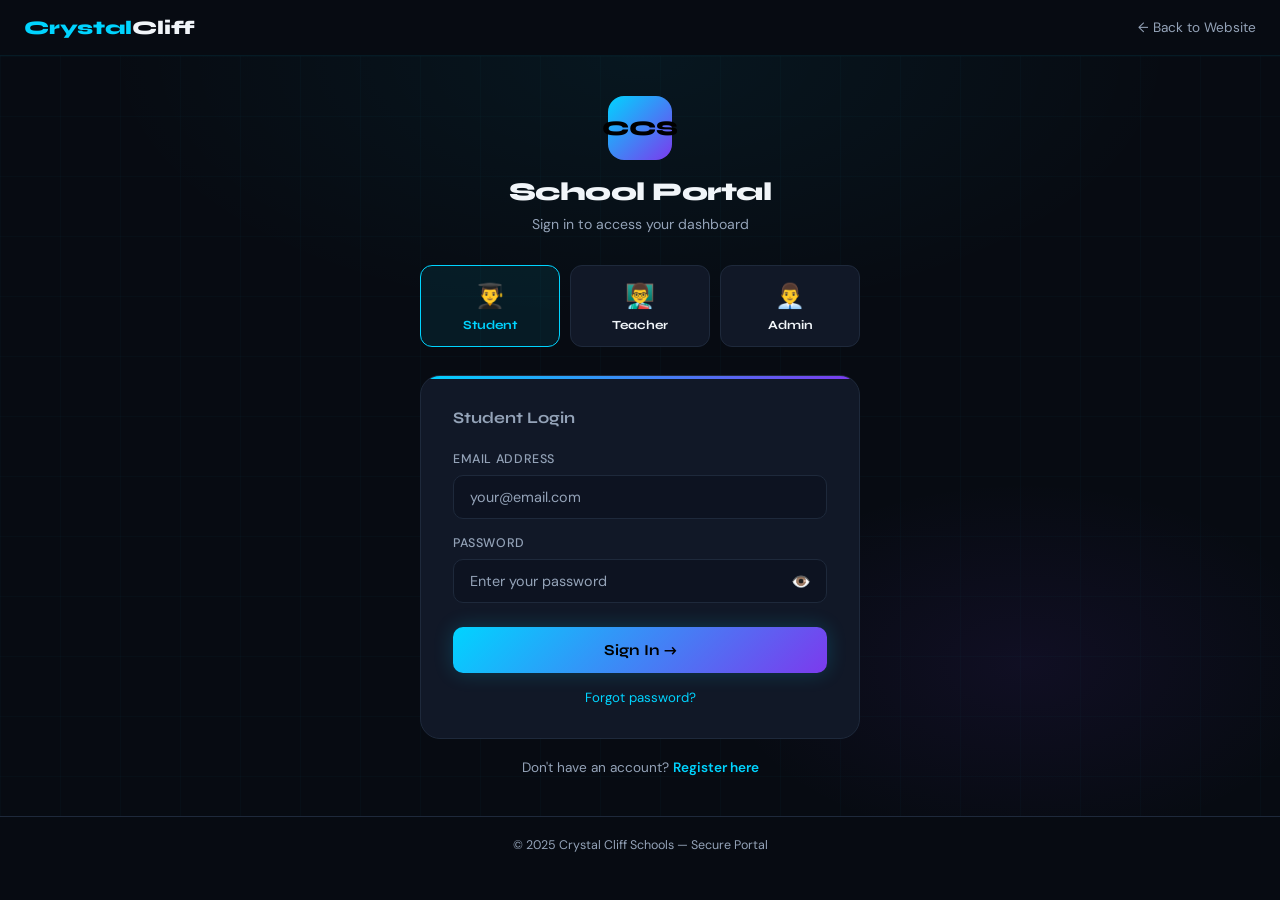
<file: Portal.html>
<!DOCTYPE html>
<html lang="en">
<head>
  <meta charset="UTF-8">
  <meta name="viewport" content="width=device-width, initial-scale=1.0">
  <title>Crystal Cliff Schools | Portal</title>
  <link href="https://fonts.googleapis.com/css2?family=Syne:wght@400;600;700;800&family=DM+Sans:wght@300;400;500&display=swap" rel="stylesheet">
  <style>
    :root {
      --bg: #070b12;
      --surface: #0d1321;
      --card: #111827;
      --accent: #00d4ff;
      --accent2: #7c3aed;
      --accent3: #10b981;
      --text: #f1f5f9;
      --muted: #94a3b8;
      --border: #1e293b;
    }

    * { margin: 0; padding: 0; box-sizing: border-box; }
    html { scroll-behavior: smooth; }
    body {
      font-family: 'DM Sans', sans-serif;
      background: var(--bg);
      color: var(--text);
      min-height: 100vh;
      display: flex;
      flex-direction: column;
    }

    /* NAV */
    nav {
      padding: 16px 24px;
      display: flex;
      justify-content: space-between;
      align-items: center;
      background: rgba(8,12,20,0.95);
      border-bottom: 1px solid rgba(0,212,255,0.08);
      backdrop-filter: blur(20px);
    }
    .nav-logo {
      font-family: 'Syne', sans-serif;
      font-weight: 800;
      font-size: 1.2rem;
      color: var(--accent);
      text-decoration: none;
    }
    .nav-logo span { color: var(--text); }
    .nav-back {
      color: var(--muted);
      text-decoration: none;
      font-size: 0.85rem;
      display: flex;
      align-items: center;
      gap: 6px;
      transition: color 0.2s;
    }
    .nav-back:hover { color: var(--accent); }

    /* MAIN */
    .portal-main {
      flex: 1;
      display: flex;
      align-items: center;
      justify-content: center;
      padding: 40px 20px;
      position: relative;
      overflow: hidden;
    }

    .portal-bg {
      position: absolute;
      inset: 0;
      background:
        radial-gradient(ellipse 60% 50% at 50% 0%, rgba(0,212,255,0.06) 0%, transparent 70%),
        radial-gradient(ellipse 40% 40% at 80% 80%, rgba(124,58,237,0.08) 0%, transparent 60%);
    }

    .portal-bg::after {
      content: '';
      position: absolute;
      inset: 0;
      background-image:
        linear-gradient(rgba(0,212,255,0.02) 1px, transparent 1px),
        linear-gradient(90deg, rgba(0,212,255,0.02) 1px, transparent 1px);
      background-size: 60px 60px;
    }

    .portal-container {
      position: relative;
      z-index: 2;
      width: 100%;
      max-width: 440px;
    }

    /* HEADER */
    .portal-header {
      text-align: center;
      margin-bottom: 32px;
    }

    .portal-logo {
      width: 64px;
      height: 64px;
      border-radius: 16px;
      background: linear-gradient(135deg, var(--accent), var(--accent2));
      display: flex;
      align-items: center;
      justify-content: center;
      font-family: 'Syne', sans-serif;
      font-weight: 800;
      font-size: 1.3rem;
      color: #000;
      margin: 0 auto 16px;
    }

    .portal-title {
      font-family: 'Syne', sans-serif;
      font-size: 1.6rem;
      font-weight: 800;
      margin-bottom: 8px;
      letter-spacing: -0.02em;
    }

    .portal-subtitle {
      color: var(--muted);
      font-size: 0.88rem;
    }

    /* ROLE SELECTOR */
    .role-selector {
      display: grid;
      grid-template-columns: repeat(3, 1fr);
      gap: 10px;
      margin-bottom: 28px;
    }

    .role-btn {
      background: var(--card);
      border: 1px solid var(--border);
      border-radius: 12px;
      padding: 14px 8px;
      text-align: center;
      cursor: pointer;
      transition: all 0.2s;
    }

    .role-btn:hover {
      border-color: rgba(0,212,255,0.3);
    }

    .role-btn.active {
      border-color: var(--accent);
      background: rgba(0,212,255,0.08);
    }

    .role-icon { font-size: 1.5rem; margin-bottom: 6px; }
    .role-name {
      font-family: 'Syne', sans-serif;
      font-weight: 700;
      font-size: 0.78rem;
      color: var(--text);
    }

    .role-btn.active .role-name { color: var(--accent); }

    /* LOGIN CARD */
    .login-card {
      background: var(--card);
      border: 1px solid var(--border);
      border-radius: 20px;
      padding: 32px;
      position: relative;
      overflow: hidden;
    }

    .login-card::before {
      content: '';
      position: absolute;
      top: 0;
      left: 0;
      right: 0;
      height: 3px;
      background: linear-gradient(90deg, var(--accent), var(--accent2));
    }

    .login-card-title {
      font-family: 'Syne', sans-serif;
      font-weight: 700;
      font-size: 1rem;
      margin-bottom: 24px;
      color: var(--muted);
    }

    .form-group {
      display: flex;
      flex-direction: column;
      gap: 8px;
      margin-bottom: 16px;
    }

    .form-label {
      font-size: 0.78rem;
      color: var(--muted);
      text-transform: uppercase;
      letter-spacing: 0.05em;
      font-weight: 500;
    }

    .form-input {
      background: var(--surface);
      border: 1px solid var(--border);
      border-radius: 10px;
      padding: 12px 16px;
      color: var(--text);
      font-family: 'DM Sans', sans-serif;
      font-size: 0.9rem;
      outline: none;
      transition: border-color 0.2s;
      width: 100%;
    }

    .form-input:focus { border-color: rgba(0,212,255,0.4); }

    .form-input::placeholder { color: var(--muted); }

    .password-wrapper {
      position: relative;
    }

    .password-toggle {
      position: absolute;
      right: 12px;
      top: 50%;
      transform: translateY(-50%);
      background: none;
      border: none;
      color: var(--muted);
      cursor: pointer;
      font-size: 1rem;
      padding: 4px;
    }

    .login-btn {
      width: 100%;
      background: linear-gradient(135deg, var(--accent), var(--accent2));
      color: #000;
      padding: 14px;
      border: none;
      border-radius: 10px;
      font-weight: 700;
      font-size: 0.95rem;
      cursor: pointer;
      font-family: 'Syne', sans-serif;
      margin-top: 8px;
      transition: transform 0.2s, box-shadow 0.2s;
      box-shadow: 0 0 20px rgba(0,212,255,0.2);
    }

    .login-btn:hover {
      transform: translateY(-2px);
      box-shadow: 0 0 30px rgba(0,212,255,0.35);
    }

    .login-btn:disabled {
      opacity: 0.6;
      cursor: not-allowed;
      transform: none;
    }

    .forgot-link {
      display: block;
      text-align: center;
      margin-top: 16px;
      color: var(--accent);
      font-size: 0.83rem;
      text-decoration: none;
      cursor: pointer;
    }

    .forgot-link:hover { text-decoration: underline; }

    /* MESSAGES */
    .error-msg {
      background: rgba(239,68,68,0.1);
      border: 1px solid rgba(239,68,68,0.2);
      border-radius: 10px;
      padding: 12px 16px;
      color: #ef4444;
      font-size: 0.85rem;
      margin-bottom: 16px;
      display: none;
    }

    .success-msg {
      background: rgba(16,185,129,0.1);
      border: 1px solid rgba(16,185,129,0.2);
      border-radius: 10px;
      padding: 12px 16px;
      color: var(--accent3);
      font-size: 0.85rem;
      margin-bottom: 16px;
      display: none;
    }

    /* REGISTER TOGGLE */
    .toggle-form {
      text-align: center;
      margin-top: 20px;
      font-size: 0.85rem;
      color: var(--muted);
    }

    .toggle-form a {
      color: var(--accent);
      cursor: pointer;
      text-decoration: none;
      font-weight: 600;
    }

    .toggle-form a:hover { text-decoration: underline; }

    /* REGISTER FIELDS */
    .register-fields { display: none; }
    .register-fields.show { display: block; }

    /* LOADING */
    .loading {
      display: inline-block;
      width: 16px;
      height: 16px;
      border: 2px solid rgba(0,0,0,0.3);
      border-top-color: #000;
      border-radius: 50%;
      animation: spin 0.8s linear infinite;
      margin-right: 8px;
      vertical-align: middle;
    }

    @keyframes spin {
      to { transform: rotate(360deg); }
    }

    /* FOOTER */
    .portal-footer {
      text-align: center;
      padding: 20px;
      color: var(--muted);
      font-size: 0.78rem;
      border-top: 1px solid var(--border);
    }

    /* DASHBOARD PAGES */
    .dashboard { display: none; }
    .dashboard.active {
      display: block;
      min-height: 100vh;
      background: var(--bg);
    }

    .dashboard-nav {
      padding: 16px 24px;
      display: flex;
      justify-content: space-between;
      align-items: center;
      background: rgba(8,12,20,0.95);
      border-bottom: 1px solid rgba(0,212,255,0.08);
      backdrop-filter: blur(20px);
      position: sticky;
      top: 0;
      z-index: 99;
    }

    .dashboard-nav-logo {
      font-family: 'Syne', sans-serif;
      font-weight: 800;
      font-size: 1rem;
      color: var(--accent);
    }

    .dashboard-user {
      display: flex;
      align-items: center;
      gap: 12px;
    }

    .user-avatar {
      width: 36px;
      height: 36px;
      border-radius: 50%;
      background: linear-gradient(135deg, var(--accent), var(--accent2));
      display: flex;
      align-items: center;
      justify-content: center;
      font-family: 'Syne', sans-serif;
      font-weight: 800;
      font-size: 0.85rem;
      color: #000;
    }

    .user-name {
      font-size: 0.85rem;
      font-weight: 600;
    }

    .logout-btn {
      background: rgba(239,68,68,0.1);
      border: 1px solid rgba(239,68,68,0.2);
      color: #ef4444;
      padding: 6px 14px;
      border-radius: 8px;
      cursor: pointer;
      font-size: 0.78rem;
      font-weight: 600;
      transition: background 0.2s;
    }

    .logout-btn:hover { background: rgba(239,68,68,0.2); }

    .dashboard-content {
      padding: 32px 24px;
      max-width: 1000px;
      margin: 0 auto;
    }

    .dashboard-welcome {
      margin-bottom: 32px;
    }

    .dashboard-welcome h1 {
      font-family: 'Syne', sans-serif;
      font-size: 1.6rem;
      font-weight: 800;
      margin-bottom: 4px;
    }

    .dashboard-welcome p {
      color: var(--muted);
      font-size: 0.9rem;
    }

    .dashboard-cards {
      display: grid;
      grid-template-columns: repeat(auto-fit, minmax(200px, 1fr));
      gap: 16px;
      margin-bottom: 32px;
    }

    .dash-card {
      background: var(--card);
      border: 1px solid var(--border);
      border-radius: 16px;
      padding: 24px;
      text-align: center;
      transition: transform 0.2s, border-color 0.2s;
      cursor: pointer;
    }

    .dash-card:hover {
      transform: translateY(-4px);
      border-color: rgba(0,212,255,0.2);
    }

    .dash-card-icon { font-size: 2rem; margin-bottom: 12px; }
    .dash-card-title {
      font-family: 'Syne', sans-serif;
      font-weight: 700;
      font-size: 0.9rem;
      margin-bottom: 4px;
    }
    .dash-card-desc { color: var(--muted); font-size: 0.78rem; }

    .coming-soon {
      background: var(--card);
      border: 1px solid var(--border);
      border-radius: 16px;
      padding: 40px;
      text-align: center;
      color: var(--muted);
    }

    .coming-soon h3 {
      font-family: 'Syne', sans-serif;
      font-size: 1.1rem;
      font-weight: 700;
      margin: 12px 0 8px;
      color: var(--text);
    }

    @media (max-width: 480px) {
      .login-card { padding: 24px 20px; }
      .role-selector { gap: 8px; }
      .role-btn { padding: 12px 6px; }
      .role-name { font-size: 0.72rem; }
    }
  </style>
</head>
<body>

<!-- LOGIN PAGE -->
<div id="loginPage">
  <nav>
    <a href="index.html" class="nav-logo">Crystal<span>Cliff</span></a>
    <a href="index.html" class="nav-back">← Back to Website</a>
  </nav>

  <div class="portal-main">
    <div class="portal-bg"></div>
    <div class="portal-container">

      <div class="portal-header">
        <div class="portal-logo">CCS</div>
        <h1 class="portal-title">School Portal</h1>
        <p class="portal-subtitle">Sign in to access your dashboard</p>
      </div>

      <!-- ROLE SELECTOR -->
      <div class="role-selector">
        <div class="role-btn active" onclick="selectRole('student', this)">
          <div class="role-icon">👨‍🎓</div>
          <div class="role-name">Student</div>
        </div>
        <div class="role-btn" onclick="selectRole('teacher', this)">
          <div class="role-icon">👨‍🏫</div>
          <div class="role-name">Teacher</div>
        </div>
        <div class="role-btn" onclick="selectRole('admin', this)">
          <div class="role-icon">👨‍💼</div>
          <div class="role-name">Admin</div>
        </div>
      </div>

      <!-- LOGIN CARD -->
      <div class="login-card">
        <div class="login-card-title" id="loginCardTitle">Student Login</div>

        <div class="error-msg" id="errorMsg"></div>
        <div class="success-msg" id="successMsg"></div>

        <!-- REGISTER FIELDS -->
        <div class="register-fields" id="registerFields">
          <div class="form-group">
            <label class="form-label">Full Name</label>
            <input class="form-input" type="text" id="fullName" placeholder="Your full name">
          </div>
          <div class="form-group">
            <label class="form-label" id="classLabel">Class</label>
            <input class="form-input" type="text" id="classInput" placeholder="e.g. JSS 2A">
          </div>
          <div class="form-group">
            <label class="form-label">Phone Number</label>
            <input class="form-input" type="tel" id="phoneInput" placeholder="+234 xxx xxx xxxx">
          </div>
        </div>

        <div class="form-group">
          <label class="form-label">Email Address</label>
          <input class="form-input" type="email" id="emailInput" placeholder="your@email.com">
        </div>

        <div class="form-group">
          <label class="form-label">Password</label>
          <div class="password-wrapper">
            <input class="form-input" type="password" id="passwordInput" placeholder="Enter your password">
            <button class="password-toggle" onclick="togglePassword()">👁️</button>
          </div>
        </div>

        <button class="login-btn" id="loginBtn" onclick="handleAuth()">
          Sign In →
        </button>

        <a class="forgot-link" onclick="handleForgotPassword()">Forgot password?</a>
      </div>

      <div class="toggle-form" id="toggleForm">
        Don't have an account? <a onclick="toggleAuthMode()">Register here</a>
      </div>

    </div>
  </div>

  <div class="portal-footer">
    © 2025 Crystal Cliff Schools — Secure Portal
  </div>
</div>

<!-- STUDENT DASHBOARD -->
<div class="dashboard" id="studentDashboard">
  <div class="dashboard-nav">
    <div class="dashboard-nav-logo">CCS Student Portal</div>
    <div class="dashboard-user">
      <div class="user-avatar" id="studentAvatar">S</div>
      <div class="user-name" id="studentName">Student</div>
      <button class="logout-btn" onclick="logout()">Logout</button>
    </div>
  </div>
  <div class="dashboard-content">
    <div class="dashboard-welcome">
      <h1>Welcome back! 👋</h1>
      <p>Here's what's happening with your academics today.</p>
    </div>
    <div class="dashboard-cards">
      <div class="dash-card">
        <div class="dash-card-icon">📊</div>
        <div class="dash-card-title">My Results</div>
        <div class="dash-card-desc">View your exam scores and grades</div>
      </div>
      <div class="dash-card">
        <div class="dash-card-icon">📝</div>
        <div class="dash-card-title">Assignments</div>
        <div class="dash-card-desc">Check and submit assignments</div>
      </div>
      <div class="dash-card">
        <div class="dash-card-icon">📅</div>
        <div class="dash-card-title">Attendance</div>
        <div class="dash-card-desc">View your attendance record</div>
      </div>
      <div class="dash-card">
        <div class="dash-card-icon">📚</div>
        <div class="dash-card-title">Lesson Notes</div>
        <div class="dash-card-desc">Access class notes and materials</div>
      </div>
      <div class="dash-card">
        <div class="dash-card-icon">🕐</div>
        <div class="dash-card-title">Timetable</div>
        <div class="dash-card-desc">View your class schedule</div>
      </div>
      <div class="dash-card">
        <div class="dash-card-icon">💰</div>
        <div class="dash-card-title">School Fees</div>
        <div class="dash-card-desc">Check fee payment status</div>
      </div>
    </div>
    <div class="coming-soon">
      <div style="font-size:2rem;">🚀</div>
      <h3>More Features Coming Soon!</h3>
      <p>Results, assignments and attendance tracking are being set up. Check back soon!</p>
    </div>
  </div>
</div>

<!-- TEACHER DASHBOARD -->
<div class="dashboard" id="teacherDashboard">
  <div class="dashboard-nav">
    <div class="dashboard-nav-logo">CCS Teacher Portal</div>
    <div class="dashboard-user">
      <div class="user-avatar" id="teacherAvatar">T</div>
      <div class="user-name" id="teacherName">Teacher</div>
      <button class="logout-btn" onclick="logout()">Logout</button>
    </div>
  </div>
  <div class="dashboard-content">
    <div class="dashboard-welcome">
      <h1>Welcome, Teacher! 👨‍🏫</h1>
      <p>Manage your classes, results and assignments from here.</p>
    </div>
    <div class="dashboard-cards">
      <div class="dash-card">
        <div class="dash-card-icon">📊</div>
        <div class="dash-card-title">Add Results</div>
        <div class="dash-card-desc">Enter student exam scores</div>
      </div>
      <div class="dash-card">
        <div class="dash-card-icon">📝</div>
        <div class="dash-card-title">Assignments</div>
        <div class="dash-card-desc">Create and manage assignments</div>
      </div>
      <div class="dash-card">
        <div class="dash-card-icon">✅</div>
        <div class="dash-card-title">Attendance</div>
        <div class="dash-card-desc">Mark student attendance</div>
      </div>
      <div class="dash-card">
        <div class="dash-card-icon">📚</div>
        <div class="dash-card-title">Lesson Notes</div>
        <div class="dash-card-desc">Upload class notes and materials</div>
      </div>
      <div class="dash-card">
        <div class="dash-card-icon">👥</div>
        <div class="dash-card-title">My Students</div>
        <div class="dash-card-desc">View your class students</div>
      </div>
      <div class="dash-card">
        <div class="dash-card-icon">📈</div>
        <div class="dash-card-title">Reports</div>
        <div class="dash-card-desc">Generate class performance reports</div>
      </div>
    </div>
    <div class="coming-soon">
      <div style="font-size:2rem;">🚀</div>
      <h3>Features Being Activated!</h3>
      <p>All teacher tools are being configured. You'll be able to add results, assignments and mark attendance very soon!</p>
    </div>
  </div>
</div>


<!-- ADMIN DASHBOARD -->
<div class="dashboard" id="adminDashboard">
  <div class="dashboard-nav">
    <div class="dashboard-nav-logo">CCS Admin Portal</div>
    <div class="dashboard-user">
      <div class="user-avatar" id="adminAvatar">A</div>
      <div class="user-name" id="adminName">Admin</div>
      <button class="logout-btn" onclick="logout()">Logout</button>
    </div>
  </div>
  <div class="dashboard-content">
    <div class="dashboard-welcome">
      <h1>Admin Dashboard 👨‍💼</h1>
      <p>Manage all school operations from here.</p>
    </div>
    <div class="dashboard-cards">
      <div class="dash-card">
        <div class="dash-card-icon">👥</div>
        <div class="dash-card-title">All Users</div>
        <div class="dash-card-desc">Manage students and teachers</div>
      </div>
      <div class="dash-card">
        <div class="dash-card-icon">📊</div>
        <div class="dash-card-title">Results</div>
        <div class="dash-card-desc">View all student results</div>
      </div>
      <div class="dash-card">
        <div class="dash-card-icon">💰</div>
        <div class="dash-card-title">Fees</div>
        <div class="dash-card-desc">Manage school fee payments</div>
      </div>
      <div class="dash-card">
        <div class="dash-card-icon">📅</div>
        <div class="dash-card-title">Timetable</div>
        <div class="dash-card-desc">Manage class schedules</div>
      </div>
      <div class="dash-card">
        <div class="dash-card-icon">📢</div>
        <div class="dash-card-title">Announcements</div>
        <div class="dash-card-desc">Post school announcements</div>
      </div>
      <div class="dash-card">
        <div class="dash-card-icon">📈</div>
        <div class="dash-card-title">Reports</div>
        <div class="dash-card-desc">View school-wide reports</div>
      </div>
    </div>
    <div class="coming-soon">
      <div style="font-size:2rem;">⚙️</div>
      <h3>Admin Tools Being Set Up!</h3>
      <p>Full admin control panel is being configured. All management features will be available soon!</p>
    </div>
  </div>
</div>

<script>
  // Supabase Config
  const SUPABASE_URL = 'https://cyeretlyfxmponybizrm.supabase.co';
  const SUPABASE_KEY = 'eyJhbGciOiJIUzI1NiIsInR5cCI6IkpXVCJ9.eyJpc3MiOiJzdXBhYmFzZSIsInJlZiI6ImN5ZXJldGx5ZnhtcG9ueWJpenJtIiwicm9sZSI6ImFub24iLCJpYXQiOjE3Nzk2MjIzNzUsImV4cCI6MjA5NTE5ODM3NX0.pVmmH34yJB74UjfWwVwT0odyP5_6Y0qgsp-Hq3Pqutg';

  let currentRole = 'student';
  let isRegisterMode = false;

  // Select role
  function selectRole(role, el) {
    currentRole = role;
    document.querySelectorAll('.role-btn').forEach(b => b.classList.remove('active'));
    el.classList.add('active');

    const titles = {
      student: 'Student Login',
      teacher: 'Teacher Login',
      admin: 'Admin Login'
    };

    const classLabels = {
      student: 'Class',
      teacher: 'Subject',
      admin: 'Department'
    };

    document.getElementById('loginCardTitle').textContent = isRegisterMode
      ? titles[role].replace('Login', 'Registration')
      : titles[role];

    document.getElementById('classLabel').textContent = classLabels[role];
  }

  // Toggle password visibility
  function togglePassword() {
    const input = document.getElementById('passwordInput');
    input.type = input.type === 'password' ? 'text' : 'password';
  }

  // Toggle login/register mode
  function toggleAuthMode() {
    isRegisterMode = !isRegisterMode;
    const registerFields = document.getElementById('registerFields');
    const loginBtn = document.getElementById('loginBtn');
    const toggleForm = document.getElementById('toggleForm');

    if (isRegisterMode) {
      registerFields.classList.add('show');
      loginBtn.textContent = 'Create Account →';
      toggleForm.innerHTML = 'Already have an account? <a onclick="toggleAuthMode()">Sign in here</a>';
      document.getElementById('loginCardTitle').textContent = currentRole.charAt(0).toUpperCase() + currentRole.slice(1) + ' Registration';
    } else {
      registerFields.classList.remove('show');
      loginBtn.textContent = 'Sign In →';
      toggleForm.innerHTML = "Don't have an account? <a onclick=\"toggleAuthMode()\">Register here</a>";
      document.getElementById('loginCardTitle').textContent = currentRole.charAt(0).toUpperCase() + currentRole.slice(1) + ' Login';
    }
  }

  // Show error
  function showError(msg) {
    const el = document.getElementById('errorMsg');
    el.textContent = msg;
    el.style.display = 'block';
    document.getElementById('successMsg').style.display = 'none';
  }

  // Show success
  function showSuccess(msg) {
    const el = document.getElementById('successMsg');
    el.textContent = msg;
    el.style.display = 'block';
    document.getElementById('errorMsg').style.display = 'none';
  }

  // Hide messages
  function hideMessages() {
    document.getElementById('errorMsg').style.display = 'none';
    document.getElementById('successMsg').style.display = 'none';
  }

  // Handle auth
  async function handleAuth() {
    hideMessages();
    const email = document.getElementById('emailInput').value.trim();
    const password = document.getElementById('passwordInput').value.trim();
    const btn = document.getElementById('loginBtn');

    if (!email || !password) {
      showError('Please fill in all fields!');
      return;
    }

    btn.disabled = true;
    btn.innerHTML = '<span class="loading"></span>' + (isRegisterMode ? 'Creating Account...' : 'Signing In...');

    try {
      if (isRegisterMode) {
        await registerUser(email, password);
      } else {
        await loginUser(email, password);
      }
    } catch (err) {
      showError(err.message || 'Something went wrong. Please try again.');
    } finally {
      btn.disabled = false;
      btn.textContent = isRegisterMode ? 'Create Account →' : 'Sign In →';
    }
  }

  // Register user
  async function registerUser(email, password) {
    const fullName = document.getElementById('fullName').value.trim();
    const classInput = document.getElementById('classInput').value.trim();
    const phone = document.getElementById('phoneInput').value.trim();

    if (!fullName) { showError('Please enter your full name!'); return; }

    // Sign up with Supabase Auth
    const authRes = await fetch(`${SUPABASE_URL}/auth/v1/signup`, {
      method: 'POST',
      headers: {
        'Content-Type': 'application/json',
        'apikey': SUPABASE_KEY
      },
      body: JSON.stringify({ email, password })
    });

    const authData = await authRes.json();

    if (authData.error) {
      showError(authData.error.message || authData.msg);
      return;
    }

    // Insert user profile
    const profileRes = await fetch(`${SUPABASE_URL}/rest/v1/users`, {
      method: 'POST',
      headers: {
        'Content-Type': 'application/json',
        'apikey': SUPABASE_KEY,
        'Authorization': `Bearer ${SUPABASE_KEY}`,
        'Prefer': 'return=minimal'
      },
      body: JSON.stringify({
        id: authData.user?.id,
        full_name: fullName,
        email: email,
        role: currentRole,
        class: classInput,
        phone: phone
      })
    });

    showSuccess('✅ Account created! Please check your email to verify your account.');
    setTimeout(() => toggleAuthMode(), 2000);
  }

  // Login user
  async function loginUser(email, password) {
    const res = await fetch(`${SUPABASE_URL}/auth/v1/token?grant_type=password`, {
      method: 'POST',
      headers: {
        'Content-Type': 'application/json',
        'apikey': SUPABASE_KEY
      },
      body: JSON.stringify({ email, password })
    });

    const data = await res.json();

    if (data.error || data.error_description) {
      showError(data.error_description || data.error || 'Invalid email or password!');
      return;
    }

    // Get user profile
    const profileRes = await fetch(`${SUPABASE_URL}/rest/v1/users?email=eq.${email}&select=*`, {
      headers: {
        'apikey': SUPABASE_KEY,
        'Authorization': `Bearer ${data.access_token}`
      }
    });

    const profiles = await profileRes.json();
    const profile = profiles[0];

    if (!profile) {
      showError('Profile not found. Please register first!');
      return;
    }

    if (profile.role !== currentRole) {
      showError(`This account is registered as a ${profile.role}. Please select the correct role!`);
      return;
    }

    // Store session
    localStorage.setItem('ccs_token', data.access_token);
    localStorage.setItem('ccs_user', JSON.stringify(profile));

    // Show dashboard
    showDashboard(profile);
  }

  // Show dashboard
  function showDashboard(profile) {
    document.getElementById('loginPage').style.display = 'none';

    const initials = profile.full_name
      ? profile.full_name.split(' ').map(n => n[0]).join('').substring(0, 2).toUpperCase()
      : profile.role[0].toUpperCase();

    if (profile.role === 'student') {
      document.getElementById('studentDashboard').classList.add('active');
      document.getElementById('studentAvatar').textContent = initials;
      document.getElementById('studentName').textContent = profile.full_name || 'Student';
    } else if (profile.role === 'teacher') {
      document.getElementById('teacherDashboard').classList.add('active');
      document.getElementById('teacherAvatar').textContent = initials;
      document.getElementById('teacherName').textContent = profile.full_name || 'Teacher';
    } else if (profile.role === 'admin') {
      document.getElementById('adminDashboard').classList.add('active');
      document.getElementById('adminAvatar').textContent = initials;
      document.getElementById('adminName').textContent = profile.full_name || 'Admin';
    }
  }

  // Logout
  function logout() {
    localStorage.removeItem('ccs_token');
    localStorage.removeItem('ccs_user');
    document.getElementById('loginPage').style.display = 'block';
    document.querySelectorAll('.dashboard').forEach(d => d.classList.remove('active'));
  }

  // Forgot password
  async function handleForgotPassword() {
    const email = document.getElementById('emailInput').value.trim();
    if (!email) {
      showError('Please enter your email address first!');
      return;
    }

    try {
      await fetch(`${SUPABASE_URL}/auth/v1/recover`, {
        method: 'POST',
        headers: {
          'Content-Type': 'application/json',
          'apikey': SUPABASE_KEY
        },
        body: JSON.stringify({ email })
      });
      showSuccess('✅ Password reset email sent! Check your inbox.');
    } catch (err) {
      showError('Failed to send reset email. Try again!');
    }
  }

  // Check if already logged in
  window.addEventListener('load', () => {
    const token = localStorage.getItem('ccs_token');
    const user = localStorage.getItem('ccs_user');
    if (token && user) {
      showDashboard(JSON.parse(user));
    }
  });
</script>
</body>
</html>
</file>
